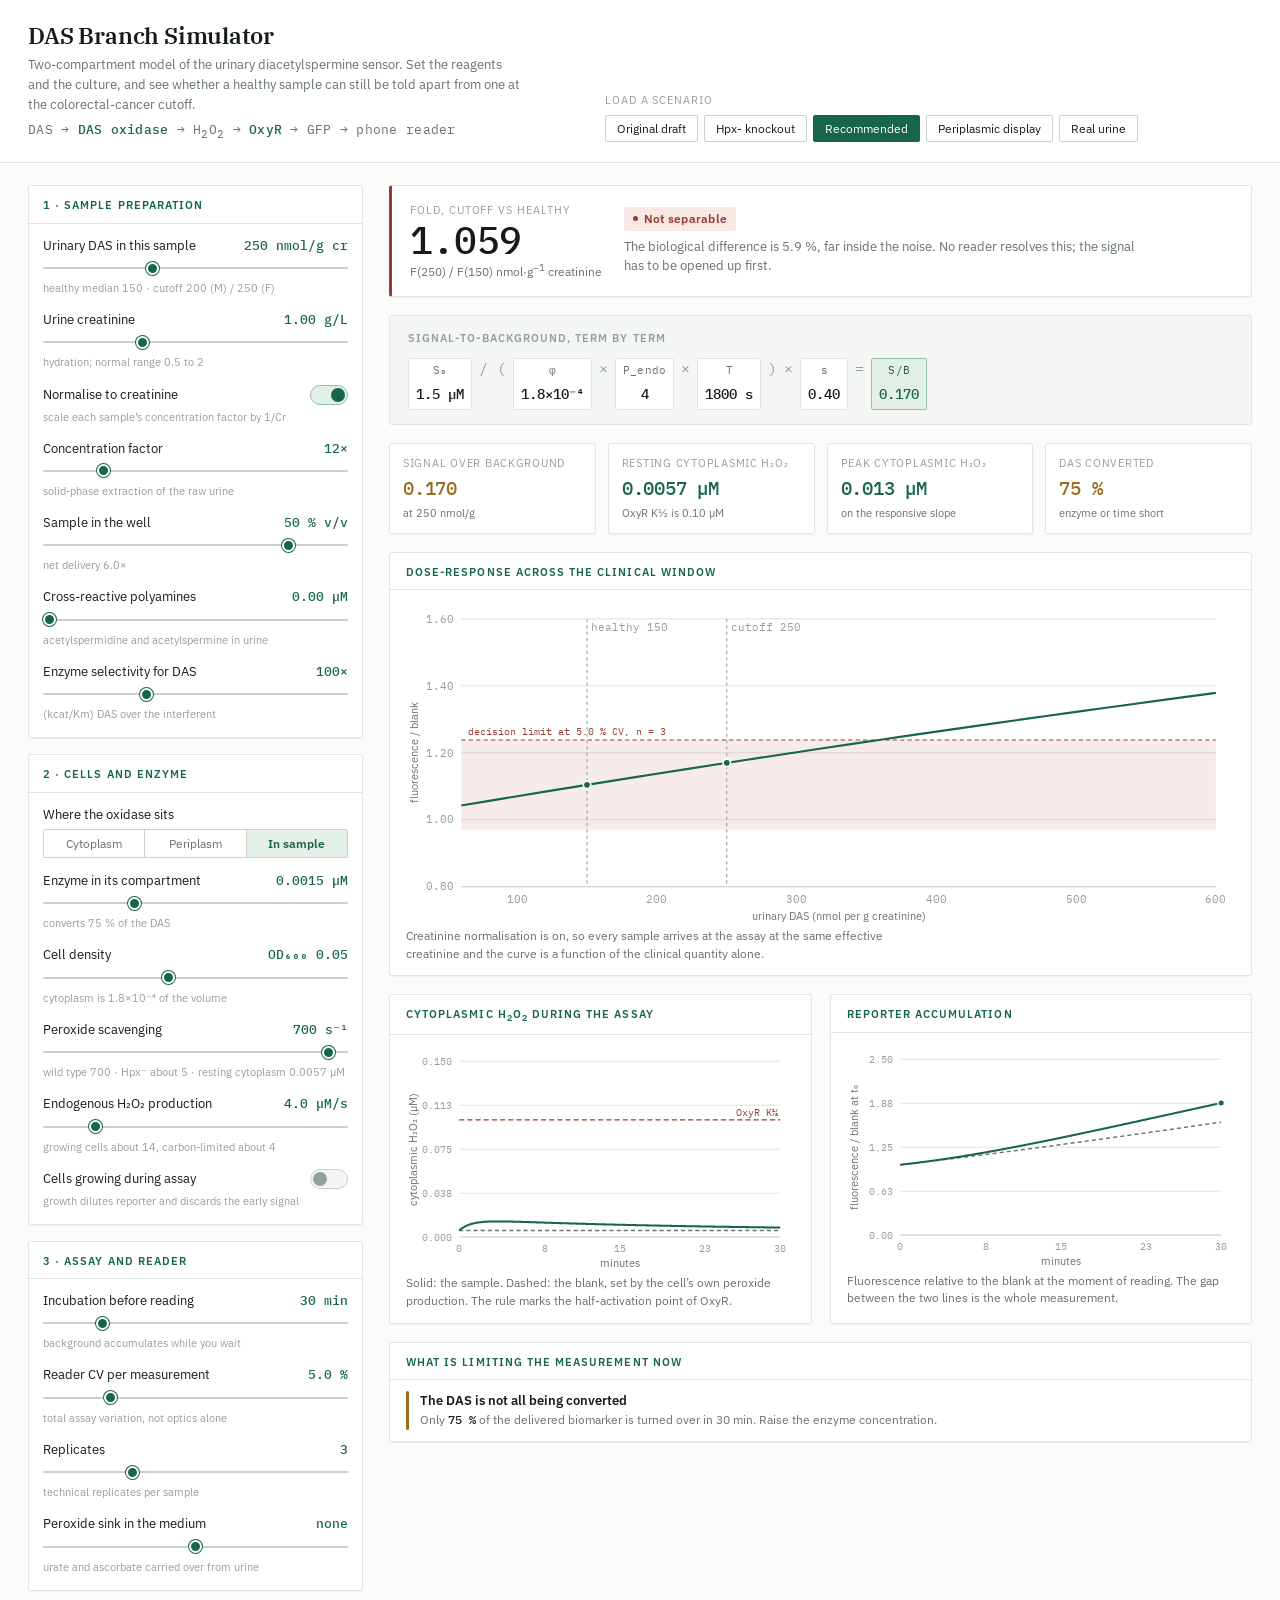
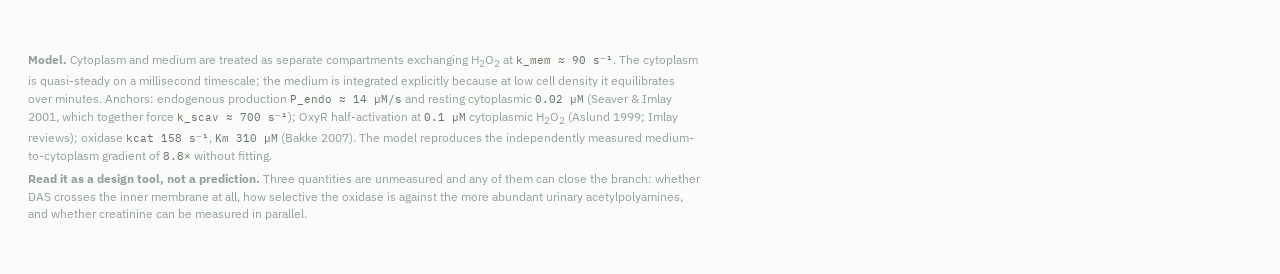
<file: simulator.html>
<!DOCTYPE html>
<html lang="en">
<head>
<meta charset="utf-8">
<meta name="viewport" content="width=device-width, initial-scale=1">
<title>DAS Branch Simulator</title>
<meta name="description" content="Interactive two-compartment model of the DAS to H2O2 to OxyR to GFP biosensor: set the reagents and the culture and see whether a healthy urine sample can still be told apart from one at the colorectal-cancer cutoff.">
<meta name="color-scheme" content="light dark">
<meta property="og:title" content="DAS Branch Simulator">
<meta property="og:description" content="Interactive two-compartment model of the DAS to H2O2 to OxyR to GFP biosensor: set the reagents and the culture and see whether a healthy urine sample can still be told apart from one at the colorectal-cancer cutoff.">
<meta property="og:type" content="website">
<link rel="icon" href="data:image/svg+xml,<svg xmlns='http://www.w3.org/2000/svg' viewBox='0 0 100 100'><text y='.9em' font-size='90'>&#129515;</text></svg>">
<link rel="preconnect" href="https://fonts.googleapis.com">
<link rel="preconnect" href="https://fonts.gstatic.com" crossorigin>
<link rel="stylesheet" href="https://fonts.googleapis.com/css2?family=IBM+Plex+Mono:wght@400;500;600&family=IBM+Plex+Sans:wght@400;500;600&family=IBM+Plex+Serif:wght@500;600&display=swap">
<style>
/* reset the Artifact runtime used to supply */
html{color-scheme:light dark}
body{margin:0}
img{max-width:100%}
[hidden]{display:none!important}
</style>
</head>
<body>
<style>
:root{
  --ground:#FBFBF9; --surface:#FFFFFF; --sunk:#F4F6F3;
  --ink:#151C18; --muted:#67736C; --faint:#93A099;
  --rule:#E0E5E0; --rule-strong:#C8D1CA;
  --accent:#17654A; --accent-soft:#E4EFE8; --accent-line:#8FC0A9; --on-accent:#FFFFFF;
  --warn:#9E6C1E; --warn-soft:#F7EEDD;
  --bad:#9B3A31; --bad-soft:#F8E8E5;
  --shadow:0 1px 2px rgba(21,28,24,.05);
  --sans:"IBM Plex Sans",-apple-system,BlinkMacSystemFont,"Segoe UI",sans-serif;
  --serif:"IBM Plex Serif",Georgia,"Times New Roman",serif;
  --mono:"IBM Plex Mono",ui-monospace,"SFMono-Regular",Consolas,monospace;
}
@media (prefers-color-scheme:dark){
  :root:not([data-theme="light"]){
    --ground:#0E1311; --surface:#151B18; --sunk:#1B2320;
    --ink:#E7ECE8; --muted:#8B978F; --faint:#6B7772;
    --rule:#253028; --rule-strong:#334037;
    --accent:#4CBE89; --accent-soft:#163027; --accent-line:#2F7355; --on-accent:#0E1311;
    --warn:#D2A055; --warn-soft:#2C2317;
    --bad:#D2705F; --bad-soft:#2E1B18;
    --shadow:0 1px 2px rgba(0,0,0,.3);
  }
}
:root[data-theme="dark"]{
  --ground:#0E1311; --surface:#151B18; --sunk:#1B2320;
  --ink:#E7ECE8; --muted:#8B978F; --faint:#6B7772;
  --rule:#253028; --rule-strong:#334037;
  --accent:#4CBE89; --accent-soft:#163027; --accent-line:#2F7355; --on-accent:#0E1311;
  --warn:#D2A055; --warn-soft:#2C2317;
  --bad:#D2705F; --bad-soft:#2E1B18;
  --shadow:0 1px 2px rgba(0,0,0,.3);
}
*{box-sizing:border-box}
body{margin:0;background:var(--ground);color:var(--ink);font-family:var(--sans);font-size:14px;line-height:1.55;-webkit-font-smoothing:antialiased}
h1,h2,h3{margin:0;font-family:var(--serif);font-weight:600;text-wrap:balance;letter-spacing:-.008em}
.num{font-family:var(--mono);font-variant-numeric:tabular-nums}

/* ---------- shell ---------- */
.masthead{border-bottom:1px solid var(--rule);background:var(--surface)}
.masthead-in{max-width:1420px;margin:0 auto;padding:22px 28px 20px;display:flex;flex-wrap:wrap;gap:20px;align-items:flex-end;justify-content:space-between}
.brand h1{font-size:23px;line-height:1.2}
.brand p{margin:5px 0 0;color:var(--muted);max-width:62ch;font-size:13px}
.chain{margin:9px 0 0;font-family:var(--mono);font-size:11.5px;color:var(--faint);letter-spacing:.02em}
.chain b{color:var(--accent);font-weight:500}
.presets{display:flex;flex-wrap:wrap;gap:6px}
.presets .lbl{font-size:10.5px;letter-spacing:.09em;text-transform:uppercase;color:var(--faint);width:100%;margin-bottom:1px}
button.preset{font-family:var(--sans);font-size:12px;padding:5px 11px;border:1px solid var(--rule-strong);background:var(--surface);color:var(--ink);border-radius:2px;cursor:pointer;transition:background .12s,border-color .12s}
button.preset:hover{background:var(--sunk);border-color:var(--accent-line)}
button.preset[aria-pressed="true"]{background:var(--accent);border-color:var(--accent);color:var(--on-accent)}
button.preset:focus-visible{outline:2px solid var(--accent);outline-offset:2px}

.wrap{max-width:1420px;margin:0 auto;padding:22px 28px 60px;display:grid;grid-template-columns:335px minmax(0,1fr);gap:26px;align-items:start}

/* ---------- controls ---------- */
.rail{display:flex;flex-direction:column;gap:16px}
.group{background:var(--surface);border:1px solid var(--rule);border-radius:3px;box-shadow:var(--shadow)}
.group > h2{font-family:var(--sans);font-size:10.5px;font-weight:600;letter-spacing:.1em;text-transform:uppercase;color:var(--accent);padding:11px 14px 9px;border-bottom:1px solid var(--rule)}
.group-body{padding:12px 14px 14px;display:flex;flex-direction:column;gap:13px}
.ctl{display:grid;gap:5px}
.ctl-top{display:flex;align-items:baseline;justify-content:space-between;gap:10px}
.ctl-name{font-size:12.5px;color:var(--ink)}
.ctl-val{font-family:var(--mono);font-variant-numeric:tabular-nums;font-size:12.5px;font-weight:500;color:var(--accent);white-space:nowrap}
.ctl-note{font-size:11px;color:var(--faint);margin-top:-1px}
input[type=range]{-webkit-appearance:none;appearance:none;width:100%;height:16px;background:transparent;cursor:pointer;margin:0}
input[type=range]::-webkit-slider-runnable-track{height:2px;background:var(--rule-strong);border-radius:2px}
input[type=range]::-moz-range-track{height:2px;background:var(--rule-strong);border-radius:2px}
input[type=range]::-webkit-slider-thumb{-webkit-appearance:none;width:13px;height:13px;margin-top:-5.5px;border-radius:50%;background:var(--accent);border:2px solid var(--surface);box-shadow:0 0 0 1px var(--accent)}
input[type=range]::-moz-range-thumb{width:13px;height:13px;border-radius:50%;background:var(--accent);border:2px solid var(--surface);box-shadow:0 0 0 1px var(--accent)}
input[type=range]:focus-visible{outline:2px solid var(--accent);outline-offset:3px;border-radius:2px}
.seg{display:flex;border:1px solid var(--rule-strong);border-radius:2px;overflow:hidden}
.seg button{flex:1;font-family:var(--sans);font-size:11.5px;padding:6px 2px;border:0;border-right:1px solid var(--rule-strong);background:var(--surface);color:var(--muted);cursor:pointer}
.seg button:last-child{border-right:0}
.seg button[aria-pressed="true"]{background:var(--accent-soft);color:var(--accent);font-weight:600}
.seg button:focus-visible{outline:2px solid var(--accent);outline-offset:-2px}
.switch{display:flex;align-items:center;justify-content:space-between;gap:10px}
.switch button{position:relative;width:38px;height:20px;border-radius:10px;border:1px solid var(--rule-strong);background:var(--sunk);cursor:pointer;padding:0;flex:none}
.switch button::after{content:"";position:absolute;top:2px;left:2px;width:14px;height:14px;border-radius:50%;background:var(--faint);transition:transform .14s,background .14s}
.switch button[aria-pressed="true"]{background:var(--accent-soft);border-color:var(--accent-line)}
.switch button[aria-pressed="true"]::after{transform:translateX(18px);background:var(--accent)}
.switch button:focus-visible{outline:2px solid var(--accent);outline-offset:2px}

/* ---------- results ---------- */
.results{display:flex;flex-direction:column;gap:18px;min-width:0}
.verdict{background:var(--surface);border:1px solid var(--rule);border-left:3px solid var(--accent);border-radius:3px;box-shadow:var(--shadow);padding:16px 18px;display:grid;grid-template-columns:auto 1fr;gap:22px;align-items:center}
.verdict.warn{border-left-color:var(--warn)} .verdict.bad{border-left-color:var(--bad)}
.verdict-fold{display:flex;flex-direction:column;gap:1px}
.verdict-fold .k{font-size:10.5px;letter-spacing:.09em;text-transform:uppercase;color:var(--faint)}
.verdict-fold .v{font-family:var(--mono);font-size:38px;font-weight:500;line-height:1.05;letter-spacing:-.02em;font-variant-numeric:tabular-nums}
.verdict-fold .u{font-size:11.5px;color:var(--muted)}
.verdict-say{display:flex;flex-direction:column;gap:6px;min-width:0}
.chip{display:inline-flex;align-items:center;gap:6px;align-self:flex-start;font-size:11.5px;font-weight:600;letter-spacing:.02em;padding:3px 9px;border-radius:2px;background:var(--accent-soft);color:var(--accent)}
.chip.warn{background:var(--warn-soft);color:var(--warn)} .chip.bad{background:var(--bad-soft);color:var(--bad)}
.chip::before{content:"";width:5px;height:5px;border-radius:50%;background:currentColor}
.verdict-say p{margin:0;font-size:12.5px;color:var(--muted);max-width:64ch}

.eq{background:var(--sunk);border:1px solid var(--rule);border-radius:3px;padding:14px 18px}
.eq h3{font-family:var(--sans);font-size:10.5px;font-weight:600;letter-spacing:.1em;text-transform:uppercase;color:var(--faint);margin-bottom:9px}
.eq-line{font-family:var(--mono);font-size:15px;display:flex;flex-wrap:wrap;align-items:baseline;gap:7px;line-height:1.9}
.eq-line .op{color:var(--faint)}
.term{display:inline-flex;flex-direction:column;align-items:center;gap:0;padding:1px 7px;border-radius:2px;background:var(--surface);border:1px solid var(--rule)}
.term .sym{font-size:11px;color:var(--muted);letter-spacing:.02em}
.term .val{font-size:14px;font-weight:500;font-variant-numeric:tabular-nums}
.term.res{background:var(--accent-soft);border-color:var(--accent-line)}
.term.res .val,.term.res .sym{color:var(--accent)}

.tiles{display:grid;grid-template-columns:repeat(4,minmax(0,1fr));gap:12px}
.tile{background:var(--surface);border:1px solid var(--rule);border-radius:3px;padding:11px 13px;box-shadow:var(--shadow);min-width:0}
.tile .k{font-size:10.5px;letter-spacing:.07em;text-transform:uppercase;color:var(--faint);display:block;margin-bottom:3px}
.tile .v{font-family:var(--mono);font-size:19px;font-weight:500;font-variant-numeric:tabular-nums;letter-spacing:-.01em;display:block}
.tile .s{font-size:11px;color:var(--muted);display:block;margin-top:1px}
.tile .v.ok{color:var(--accent)} .tile .v.warn{color:var(--warn)} .tile .v.bad{color:var(--bad)}

.panel{background:var(--surface);border:1px solid var(--rule);border-radius:3px;box-shadow:var(--shadow);overflow:hidden}
.panel > h3{font-family:var(--sans);font-size:10.5px;font-weight:600;letter-spacing:.1em;text-transform:uppercase;color:var(--accent);padding:11px 16px 9px;border-bottom:1px solid var(--rule)}
.panel .cap{padding:0 16px 13px;margin:0;font-size:11.5px;color:var(--muted);max-width:78ch}
.plot{padding:14px 16px 4px}
.plot svg{display:block;width:100%;height:auto;overflow:visible}
.charts2{display:grid;grid-template-columns:repeat(2,minmax(0,1fr));gap:18px}

.diag{list-style:none;margin:0;padding:0}
.diag li{display:grid;grid-template-columns:auto 1fr;gap:11px;align-items:start;padding:11px 16px;border-bottom:1px solid var(--rule)}
.diag li:last-child{border-bottom:0}
.diag .sev{width:3px;align-self:stretch;border-radius:2px;background:var(--accent);min-height:20px}
.diag .sev.warn{background:var(--warn)} .diag .sev.bad{background:var(--bad)} .diag .sev.ok{background:var(--accent-line)}
.diag .t{font-size:12.5px;font-weight:600}
.diag .d{font-size:12px;color:var(--muted);margin-top:1px;max-width:80ch}
.diag .d b{font-family:var(--mono);font-weight:500;font-size:11.5px;color:var(--ink)}

footer{max-width:1420px;margin:0 auto;padding:0 28px 46px;color:var(--faint);font-size:11.5px;max-width:1420px}
footer p{margin:0 0 5px;max-width:96ch}
footer code{font-family:var(--mono);font-size:11px;color:var(--muted)}

@media (max-width:1080px){
  .wrap{grid-template-columns:1fr;padding:18px 18px 46px}
  .tiles{grid-template-columns:repeat(2,minmax(0,1fr))}
  .charts2{grid-template-columns:1fr}
  .masthead-in{padding:18px 18px 16px}
  footer{padding:0 18px 40px}
  .verdict{grid-template-columns:1fr;gap:12px}
}
@media (prefers-reduced-motion:reduce){*{transition:none!important;animation:none!important}}
</style>

<header class="masthead">
  <div class="masthead-in">
    <div class="brand">
      <h1>DAS Branch Simulator</h1>
      <p>Two-compartment model of the urinary diacetylspermine sensor. Set the reagents and the culture, and see whether a healthy sample can still be told apart from one at the colorectal-cancer cutoff.</p>
      <p class="chain">DAS &rarr; <b>DAS oxidase</b> &rarr; H<sub>2</sub>O<sub>2</sub> &rarr; <b>OxyR</b> &rarr; GFP &rarr; phone reader</p>
    </div>
    <div class="presets" id="presets">
      <span class="lbl">Load a scenario</span>
    </div>
  </div>
</header>

<div class="wrap">
  <!-- ================= CONTROLS ================= -->
  <div class="rail" id="rail">
    <section class="group">
      <h2>1 &middot; Sample preparation</h2>
      <div class="group-body" id="g-sample"></div>
    </section>
    <section class="group">
      <h2>2 &middot; Cells and enzyme</h2>
      <div class="group-body" id="g-cells"></div>
    </section>
    <section class="group">
      <h2>3 &middot; Assay and reader</h2>
      <div class="group-body" id="g-assay"></div>
    </section>
  </div>

  <!-- ================= RESULTS ================= -->
  <div class="results">
    <div class="verdict" id="verdict">
      <div class="verdict-fold">
        <span class="k">Fold, cutoff vs healthy</span>
        <span class="v" id="v-fold">1.00</span>
        <span class="u" id="v-foldsub"></span>
      </div>
      <div class="verdict-say">
        <span class="chip" id="v-chip">-</span>
        <p id="v-text"></p>
      </div>
    </div>

    <div class="eq">
      <h3>Signal-to-background, term by term</h3>
      <div class="eq-line" id="eqline"></div>
    </div>

    <div class="tiles" id="tiles"></div>

    <section class="panel">
      <h3>Dose-response across the clinical window</h3>
      <div class="plot" id="plot-dose"></div>
      <p class="cap" id="cap-dose"></p>
    </section>

    <div class="charts2">
      <section class="panel">
        <h3>Cytoplasmic H<sub>2</sub>O<sub>2</sub> during the assay</h3>
        <div class="plot" id="plot-h2o2"></div>
        <p class="cap">Solid: the sample. Dashed: the blank, set by the cell&rsquo;s own peroxide production. The rule marks the half-activation point of OxyR.</p>
      </section>
      <section class="panel">
        <h3>Reporter accumulation</h3>
        <div class="plot" id="plot-gfp"></div>
        <p class="cap">Fluorescence relative to the blank at the moment of reading. The gap between the two lines is the whole measurement.</p>
      </section>
    </div>

    <section class="panel">
      <h3>What is limiting the measurement now</h3>
      <ul class="diag" id="diag"></ul>
    </section>
  </div>
</div>

<footer>
  <p><b>Model.</b> Cytoplasm and medium are treated as separate compartments exchanging H<sub>2</sub>O<sub>2</sub> at <code id="a-kmem"></code>. The cytoplasm is quasi-steady on a millisecond timescale; the medium is integrated explicitly because at low cell density it equilibrates over minutes. Anchors: endogenous production <code id="a-pendo"></code> and resting cytoplasmic <code id="a-rest"></code> (Seaver &amp; Imlay 2001, which together force <code id="a-kscav"></code>); OxyR half-activation at <code id="a-koxyr"></code> cytoplasmic H<sub>2</sub>O<sub>2</sub> (Aslund 1999; Imlay reviews); oxidase <code id="a-kcat"></code>, <code id="a-km"></code> (Bakke 2007). The model reproduces the independently measured medium-to-cytoplasm gradient of <code id="a-grad"></code> without fitting.</p>
  <p><b>Read it as a design tool, not a prediction.</b> Three quantities are unmeasured and any of them can close the branch: whether DAS crosses the inner membrane at all, how selective the oxidase is against the more abundant urinary acetylpolyamines, and whether creatinine can be measured in parallel.</p>
</footer>

<script id="model-config" type="application/json">
{
  "P0": {
    "E": 0.0015,
    "K_oxyr": 0.1,
    "Km": 310.0,
    "OD": 0.05,
    "P_endo": 4.0,
    "T_read": 1800.0,
    "V_das": 250.0,
    "alpha": 1.0,
    "beta": 0.005,
    "conc_factor": 12.0,
    "cr_norm": false,
    "creatinine": 1.0,
    "cv": 0.05,
    "growing": false,
    "interferent": 0.0,
    "k_chem": 0.0,
    "k_mat": 0.0008494450742156192,
    "k_mem": 90.0,
    "k_scav": 700.0,
    "kcat": 158.0,
    "leak": 2e-05,
    "mode": "free",
    "mu_pre": 0.00028881132523331054,
    "n_hill": 1.0,
    "n_rep": 3.0,
    "peri_frac": 0.16,
    "phi_per_OD": 0.0036,
    "sample_frac": 0.5,
    "selectivity": 100.0
  },
  "_generated_from": "data/platform.csv, data/scenarios.csv (web_default), data/sensors.csv, data/web_presets.csv",
  "activePreset": 2,
  "anchors": {
    "K_oxyr": 0.1,
    "Km": 310.0,
    "P_endo": 14.0,
    "gradient": 8.777777777777779,
    "k_mem": 90.0,
    "k_scav": 700.0,
    "kcat": 158.0,
    "resting_h2o2": 0.02
  },
  "labels": {
    "cr_high": 2.0,
    "cr_low": 0.5,
    "cutoff_note": "cutoff 200 (M) / 250 (F)",
    "enzyme": "DhaPAO",
    "enzyme_source": "10.1016/j.bbapap.2007.08.010",
    "v_cutoff": 250.0,
    "v_healthy": 150.0
  },
  "presets": [
    {
      "n": "Original draft",
      "note": "The design as first written: conventional cell density and a growing culture.",
      "p": {
        "E": 0.01,
        "OD": 1.0,
        "P_endo": 14.0,
        "T_read": 3600.0,
        "alpha": 1.0,
        "conc_factor": 15.0,
        "cr_norm": false,
        "growing": true,
        "interferent": 0.0,
        "k_chem": 0.0,
        "k_scav": 700.0,
        "mode": "free",
        "sample_frac": 0.1
      }
    },
    {
      "n": "Hpx- knockout",
      "note": "Catalase/peroxidase triple knockout. Raises resting cytoplasmic H2O2 above the OxyR half-activation point, so the reporter starts switched on and the fold gets worse.",
      "p": {
        "E": 0.01,
        "OD": 1.0,
        "P_endo": 14.0,
        "T_read": 3600.0,
        "alpha": 1.0,
        "conc_factor": 15.0,
        "cr_norm": false,
        "growing": true,
        "interferent": 0.0,
        "k_chem": 0.0,
        "k_scav": 5.0,
        "mode": "free",
        "sample_frac": 0.1
      }
    },
    {
      "n": "Recommended",
      "note": "Low cell density, non-growing cells, a 30-minute read, creatinine normalised.",
      "p": {
        "E": 0.0015,
        "OD": 0.05,
        "P_endo": 4.0,
        "T_read": 1800.0,
        "alpha": 1.0,
        "conc_factor": 12.0,
        "cr_norm": true,
        "growing": false,
        "interferent": 0.0,
        "k_chem": 0.0,
        "k_scav": 700.0,
        "mode": "free",
        "sample_frac": 0.5
      }
    },
    {
      "n": "Periplasmic display",
      "note": "Enzyme displayed in the periplasm; the effective loading per litre of assay is capped by periplasmic volume.",
      "p": {
        "E": 100.0,
        "OD": 0.05,
        "P_endo": 4.0,
        "T_read": 1800.0,
        "alpha": 1.0,
        "conc_factor": 12.0,
        "cr_norm": true,
        "growing": false,
        "interferent": 0.0,
        "k_chem": 0.0,
        "k_scav": 700.0,
        "mode": "peri",
        "sample_frac": 0.5
      }
    },
    {
      "n": "Real urine",
      "note": "Adds 2 uM of cross-reactive polyamines and a matrix peroxide sink. The selectivity of 100 is an assumption: none has been measured for this enzyme.",
      "p": {
        "E": 0.0015,
        "OD": 0.05,
        "P_endo": 4.0,
        "T_read": 1800.0,
        "alpha": 1.0,
        "conc_factor": 12.0,
        "cr_norm": false,
        "growing": false,
        "interferent": 2.0,
        "k_chem": 0.005,
        "k_scav": 700.0,
        "mode": "free",
        "sample_frac": 0.5,
        "selectivity": 100.0
      }
    }
  ]
}
</script>

<script>
"use strict";
const LN2 = Math.log(2);

/* ============================ model ============================ */
/* Every constant below comes from the data files, injected at build time by
   build_site.py. Do not write a number here: edit data/platform.csv,
   data/scenarios.csv (web_default), data/sensors.csv or data/web_presets.csv
   and rebuild. tests/test_site.py enforces this. */
const CFG = JSON.parse(document.getElementById("model-config").textContent);
const P0  = CFG.P0;
const V_HEALTHY = CFG.labels.v_healthy, V_CUTOFF = CFG.labels.v_cutoff;

/* The prose anchors above the controls. Same source as the model, so the text
   cannot drift away from what the page computes - which is how it ended up
   telling readers Km was 83 uM while the model had moved to 310. */
function fillAnchors(){
  const a = CFG.anchors, set = (id, html) => {
    const el = document.getElementById(id); if (el) el.innerHTML = html;
  };
  set("a-kmem",  "k_mem &asymp; " + a.k_mem + " s&#8315;&#185;");
  set("a-pendo", "P_endo &asymp; " + a.P_endo + " &micro;M/s");
  set("a-rest",  (+a.resting_h2o2.toFixed(4)) + " &micro;M");
  set("a-kscav", "k_scav &asymp; " + a.k_scav + " s&#8315;&#185;");
  set("a-koxyr", a.K_oxyr + " &micro;M");
  set("a-kcat",  "kcat " + a.kcat + " s&#8315;&#185;");
  set("a-km",    "Km " + a.Km + " &micro;M");
  set("a-grad",  a.gradient.toFixed(1) + "&times;");
}
const CR_LOW = CFG.labels.cr_low, CR_HIGH = CFG.labels.cr_high;
const phi   = p => p.phi_per_OD * p.OD;
const netF  = p => p.conc_factor * p.sample_frac * (p.cr_norm ? 1/p.creatinine : 1);
const dasIn = p => p.V_das * p.creatinine / 1000 * netF(p);
const intIn = p => p.interferent * netF(p);
const muA   = p => p.growing ? LN2/2400 : 0;

function sim(p, withDas, N){
  N = N || 600;
  const kmem=p.k_mem, ksc=p.k_scav, f=phi(p), P=p.P_endo, T=p.T_read;
  const ktot = kmem + ksc;
  const b = f*kmem*ksc/ktot + p.k_chem;
  const Kn = Math.pow(p.K_oxyr, p.n_hill);
  const fox = x => { const xn = Math.pow(x, p.n_hill); return xn/(Kn + xn); };
  const xf  = (y, vc) => (P + vc + kmem*y)/ktot;

  let y  = (f*kmem*P/ktot)/b;
  const x0 = xf(y, 0);
  const mu = muA(p), kmat = p.k_mat;
  let m = (p.beta*fox(x0) + p.leak)/(kmat + p.mu_pre);
  let g = kmat*m/p.mu_pre;
  const g0 = g;
  let S = withDas ? dasIn(p) : 0, I = withDas ? intIn(p) : 0;
  const S0 = S;

  let Ecap, sc;
  if (p.mode === "cyto")      { Ecap = f*p.kcat*p.E*p.alpha; sc = p.alpha; }
  else if (p.mode === "peri") { Ecap = p.kcat*p.E*p.peri_frac*f; sc = 1; }
  else                        { Ecap = p.kcat*p.E; sc = 1; }

  const dt = T/N, kt = kmat + mu, e = Math.exp(-kt*dt);
  const eg = mu > 1e-9 ? Math.exp(-mu*dt) : 1;
  let xpk = x0, xlast = x0;
  const tr = [{t:0, x:x0, g:g}];
  for (let i = 0; i < N; i++){
    const kS0 = Ecap/(p.Km + sc*(S + I));
    const nsub = Math.max(1, Math.ceil(kS0*dt/0.05), Math.ceil(b*dt/0.25));
    const h = dt/nsub;
    let facc = 0;
    for (let j = 0; j < nsub; j++){
      const kS = Ecap/(p.Km + sc*(S + I)), kI = kS/p.selectivity;
      const Sn = S*Math.exp(-kS*h), In = I*Math.exp(-kI*h);
      const prod = ((S - Sn) + (I - In))/h;
      S = Sn; I = In;
      const vc = p.mode === "cyto" ? prod/f : 0;
      const vm = p.mode === "cyto" ? 0 : prod;
      const a  = vm + f*kmem*(P + vc)/ktot;
      const yss = a/b;
      y = yss + (y - yss)*Math.exp(-b*h);
      const x = xf(y, vc);
      if (x > xpk) xpk = x;
      xlast = x;
      facc += fox(x)*h;
    }
    const fbar = facc/dt;
    const m2 = m*e + (p.beta*fbar + p.leak)/kt*(1 - e);
    if (mu > 1e-9) g = g*eg + (kmat*0.5*(m + m2)/mu)*(1 - eg);
    else           g = g + kmat*0.5*(m + m2)*dt;
    m = m2;
    tr.push({t:(i+1)*dt, x:xlast, g:g});
  }
  return {g:g, g0:g0, xpk:xpk, xrest:x0, S:S, S0:S0,
          conv:S0 > 0 ? 1 - S/S0 : 1, tr:tr};
}

const CACHE = new Map();
function run(p, withDas, N){
  const key = JSON.stringify(p) + "|" + withDas + "|" + (N||600);
  if (CACHE.has(key)) return CACHE.get(key);
  if (CACHE.size > 400) CACHE.clear();
  const r = sim(p, withDas, N);
  CACHE.set(key, r);
  return r;
}
const fluor = (p, N) => run(p, true, N).g / run(p, false, N).g;

/* ============================ controls ============================ */
const S = Object.assign({}, P0);
const lg  = (v, a, b) => (Math.log(v) - Math.log(a))/(Math.log(b) - Math.log(a));
const unlg= (t, a, b) => Math.exp(Math.log(a) + t*(Math.log(b) - Math.log(a)));
const fmt = (v, d) => v.toLocaleString("en-US", {minimumFractionDigits:d, maximumFractionDigits:d});
function sig(v, n){
  n = n || 3;
  if (v === 0) return "0";
  const a = Math.abs(v);
  if (a >= 1e5 || a < 1e-3){
    const ex = Math.floor(Math.log10(a));
    return (v/Math.pow(10, ex)).toFixed(1) + "×10" + sup(ex);
  }
  const dp = Math.min(6, Math.max(0, n - 1 - Math.floor(Math.log10(a))));
  return v.toFixed(dp).replace(/(\.\d*?)0+$/, "$1").replace(/\.$/, "");
}
function sup(n){
  const map = {"-":"⁻","0":"⁰","1":"¹","2":"²","3":"³","4":"⁴","5":"⁵","6":"⁶","7":"⁷","8":"⁸","9":"⁹"};
  return String(n).split("").map(c => map[c] || c).join("");
}

const CTRLS = [
 {g:"g-sample", key:"V_das", name:"Urinary DAS in this sample", min:60, max:600, step:5,
  disp:v => fmt(v,0) + " nmol/g cr", note:"healthy median " + CFG.labels.v_healthy + " &middot; " + CFG.labels.cutoff_note},
 {g:"g-sample", key:"creatinine", name:"Urine creatinine", min:0.3, max:2.5, step:0.05,
  disp:v => fmt(v,2) + " g/L", note:"hydration; normal range " + CR_LOW + " to " + CR_HIGH},
 {g:"g-sample", key:"cr_norm", type:"switch", name:"Normalise to creatinine",
  note:"scale each sample&rsquo;s concentration factor by 1/Cr"},
 {g:"g-sample", key:"conc_factor", name:"Concentration factor", min:1, max:60, step:1,
  disp:v => fmt(v,0) + "×", note:"solid-phase extraction of the raw urine"},
 {g:"g-sample", key:"sample_frac", name:"Sample in the well", min:0.05, max:0.6, step:0.01,
  disp:v => fmt(v*100,0) + " % v/v", note:v => "net delivery " + fmt(netF(S),1) + "×"},
 {g:"g-sample", key:"interferent", name:"Cross-reactive polyamines", min:0, max:6, step:0.25,
  disp:v => fmt(v,2) + " µM", note:"acetylspermidine and acetylspermine in urine"},
 {g:"g-sample", key:"selectivity", name:"Enzyme selectivity for DAS", min:0, max:1, step:0.001, log:[10,10000],
  disp:v => sig(v,2) + "×", note:"(kcat/Km) DAS over the interferent"},

 {g:"g-cells", key:"mode", type:"seg", name:"Where the oxidase sits",
  opts:[["cyto","Cytoplasm"],["peri","Periplasm"],["free","In sample"]]},
 {g:"g-cells", key:"E", name:"Enzyme in its compartment", min:0, max:1, step:0.001, log:[1e-5,300],
  disp:v => sig(v,2) + " µM", note:v => "converts " + fmt(100*run(S,true).conv,0) + " % of the DAS"},
 {g:"g-cells", key:"alpha", name:"DAS uptake into cytoplasm", min:0, max:1, step:0.001, log:[0.001,10],
  disp:v => sig(v,2) + "×", note:"inside/outside ratio; acetylated polyamines transport poorly",
  only:() => S.mode === "cyto"},
 {g:"g-cells", key:"OD", name:"Cell density", min:0, max:1, step:0.001, log:[0.003,3],
  disp:v => "OD₆₀₀ " + sig(v,2), note:v => "cytoplasm is " + sig(phi(S),2) + " of the volume"},
 {g:"g-cells", key:"k_scav", name:"Peroxide scavenging", min:0, max:1, step:0.001, log:[3,900],
  disp:v => sig(v,3) + " s⁻¹", note:v => "wild type 700 &middot; Hpx&#8315; about 5 &middot; resting cytoplasm " + sig(S.P_endo/v,2) + " µM"},
 {g:"g-cells", key:"P_endo", name:"Endogenous H₂O₂ production", min:1, max:20, step:0.5,
  disp:v => fmt(v,1) + " µM/s", note:"growing cells about 14, carbon-limited about 4"},
 {g:"g-cells", key:"growing", type:"switch", name:"Cells growing during assay",
  note:"growth dilutes reporter and discards the early signal"},

 {g:"g-assay", key:"T_read", name:"Incubation before reading", min:600, max:7200, step:60,
  disp:v => fmt(v/60,0) + " min", note:"background accumulates while you wait"},
 {g:"g-assay", key:"cv", name:"Reader CV per measurement", min:0.01, max:0.20, step:0.005,
  disp:v => fmt(v*100,1) + " %", note:"total assay variation, not optics alone"},
 {g:"g-assay", key:"n_rep", name:"Replicates", min:1, max:8, step:1,
  disp:v => fmt(v,0), note:"technical replicates per sample"},
 {g:"g-assay", key:"k_chem", name:"Peroxide sink in the medium", min:0, max:1, step:0.001, log:[1e-5,0.3],
  disp:v => v < 2e-5 ? "none" : sig(v,2) + " s⁻¹", note:"urate and ascorbate carried over from urine"}
];

function build(){
  CTRLS.forEach(c => {
    const host = document.getElementById(c.g);
    const el = document.createElement("div");
    el.className = "ctl"; el.dataset.key = c.key;
    if (c.type === "switch"){
      el.innerHTML = '<div class="switch"><span class="ctl-name">' + c.name +
        '</span><button type="button" role="switch" aria-checked="false" aria-pressed="false" aria-label="' + c.name + '"></button></div>' +
        (c.note ? '<div class="ctl-note">' + c.note + '</div>' : '');
      const btn = el.querySelector("button");
      btn.addEventListener("click", () => { S[c.key] = !S[c.key]; clearPreset(); render(); });
      c._el = btn;
    } else if (c.type === "seg"){
      el.innerHTML = '<div class="ctl-top"><span class="ctl-name">' + c.name + '</span></div>' +
        '<div class="seg">' + c.opts.map(o => '<button type="button" aria-pressed="false" data-v="' + o[0] + '">' + o[1] + '</button>').join("") + '</div>';
      el.querySelectorAll(".seg button").forEach(b =>
        b.addEventListener("click", () => { S[c.key] = b.dataset.v; clearPreset(); render(); }));
      c._el = el;
    } else {
      el.innerHTML = '<div class="ctl-top"><span class="ctl-name">' + c.name +
        '</span><span class="ctl-val"></span></div><input type="range" min="' + c.min + '" max="' + c.max +
        '" step="' + c.step + '" aria-label="' + c.name + '">' +
        '<div class="ctl-note"></div>';
      const inp = el.querySelector("input");
      inp.addEventListener("input", () => {
        S[c.key] = c.log ? unlg(+inp.value, c.log[0], c.log[1]) : +inp.value;
        clearPreset(); render();
      });
      c._el = inp; c._val = el.querySelector(".ctl-val"); c._note = el.querySelector(".ctl-note");
    }
    c._row = el;
    host.appendChild(el);
  });
}

function syncControls(){
  CTRLS.forEach(c => {
    if (c.only) c._row.hidden = !c.only();
    if (c.type === "switch"){
      c._el.setAttribute("aria-checked", S[c.key] ? "true" : "false");
      c._el.setAttribute("aria-pressed", S[c.key] ? "true" : "false");
    } else if (c.type === "seg"){
      c._el.querySelectorAll(".seg button").forEach(b =>
        b.setAttribute("aria-pressed", b.dataset.v === S[c.key] ? "true" : "false"));
    } else {
      const v = S[c.key];
      c._el.value = c.log ? lg(v, c.log[0], c.log[1]) : v;
      c._val.textContent = c.disp(v);
      if (c.note) c._note.innerHTML = typeof c.note === "function" ? c.note(v) : c.note;
    }
  });
}

/* ============================ presets ============================ */
const PRESETS = CFG.presets;
let activePreset = CFG.activePreset;
function clearPreset(){ activePreset = -1; }
function buildPresets(){
  const host = document.getElementById("presets");
  PRESETS.forEach((pr, i) => {
    const b = document.createElement("button");
    b.className = "preset"; b.type = "button"; b.textContent = pr.n;
    b.addEventListener("click", () => {
      Object.assign(S, P0, pr.p);
      activePreset = i; render();
    });
    pr._el = b; host.appendChild(b);
  });
}

/* ============================ charts ============================ */
const NS = "http://www.w3.org/2000/svg";
function svg(w, h){ const s = document.createElementNS(NS, "svg"); s.setAttribute("viewBox", "0 0 " + w + " " + h); return s; }
function add(par, tag, at, txt){
  const e = document.createElementNS(NS, tag);
  for (const k in at) e.setAttribute(k, at[k]);
  if (txt != null) e.textContent = txt;
  par.appendChild(e); return e;
}
const CS = () => getComputedStyle(document.documentElement);
function tok(n){ return CS().getPropertyValue(n).trim(); }

function frame(host, W, H, M, xd, yd, xlab, ylab, xticks, yticks, fmtX, fmtY){
  host.innerHTML = "";
  const s = svg(W, H); host.appendChild(s);
  const rule = tok("--rule"), faint = tok("--faint"), muted = tok("--muted");
  const px = v => M.l + (v - xd[0])/(xd[1] - xd[0])*(W - M.l - M.r);
  const py = v => H - M.b - (v - yd[0])/(yd[1] - yd[0])*(H - M.t - M.b);
  yticks.forEach(v => {
    add(s, "line", {x1:M.l, x2:W - M.r, y1:py(v), y2:py(v), stroke:rule, "stroke-width":1});
    add(s, "text", {x:M.l - 7, y:py(v) + 3.5, "text-anchor":"end", fill:faint,
      "font-size":10, "font-family":"IBM Plex Mono, monospace"}, fmtY(v));
  });
  xticks.forEach(v => {
    add(s, "text", {x:px(v), y:H - M.b + 15, "text-anchor":"middle", fill:faint,
      "font-size":10, "font-family":"IBM Plex Mono, monospace"}, fmtX(v));
  });
  add(s, "line", {x1:M.l, x2:W - M.r, y1:H - M.b, y2:H - M.b, stroke:tok("--rule-strong"), "stroke-width":1});
  add(s, "text", {x:M.l + (W - M.l - M.r)/2, y:H - 3, "text-anchor":"middle", fill:muted,
    "font-size":10.5, "font-family":"IBM Plex Sans, sans-serif"}, xlab);
  add(s, "text", {x:11, y:M.t + (H - M.t - M.b)/2, "text-anchor":"middle", fill:muted,
    "font-size":10.5, "font-family":"IBM Plex Sans, sans-serif",
    transform:"rotate(-90 11 " + (M.t + (H - M.t - M.b)/2) + ")"}, ylab);
  return {s:s, px:px, py:py};
}
const path = pts => pts.map((p, i) => (i ? "L" : "M") + p[0].toFixed(2) + " " + p[1].toFixed(2)).join(" ");
function niceStep(raw){
  if (!(raw > 0)) return 1;
  const ex = Math.pow(10, Math.floor(Math.log10(raw)));
  return [1, 2, 2.5, 5, 10].find(k => k*ex >= raw*0.999)*ex;
}
function nice(max){
  if (max <= 0) return [0, 1, [0, 0.5, 1]];
  const ex = Math.pow(10, Math.floor(Math.log10(max)));
  const m = [1, 1.5, 2, 2.5, 3, 4, 5, 6, 8, 10].find(k => k*ex >= max) * ex;
  const t = []; for (let i = 0; i <= 4; i++) t.push(m*i/4);
  return [0, m, t];
}

function drawDose(){
  const host = document.getElementById("plot-dose");
  const W = 780, H = 300, M = {l:52, r:18, t:14, b:34};
  const xs = []; for (let v = 60; v <= 600; v += 20) xs.push(v);
  const base = Object.assign({}, S);
  const mid = xs.map(v => [v, fluor(Object.assign({}, base, {V_das:v}), 260)]);
  let band = null;
  if (!S.cr_norm){
    const lo = xs.map(v => [v, fluor(Object.assign({}, base, {V_das:v, creatinine:CR_LOW}), 260)]);
    const hi = xs.map(v => [v, fluor(Object.assign({}, base, {V_das:v, creatinine:CR_HIGH}), 260)]);
    band = {lo:lo, hi:hi};
  }
  let vals = mid.map(d => d[1]);
  if (band) vals = vals.concat(band.hi.map(d => d[1]), band.lo.map(d => d[1]));
  const fH = fluor(Object.assign({}, base, {V_das:V_HEALTHY}), 260);
  const halfBand = fH*(Math.exp(2.8*S.cv*Math.sqrt(2/S.n_rep)) - 1);
  vals = vals.concat([fH + halfBand, fH - halfBand]);
  let lo = Math.min.apply(null, vals), hi = Math.max.apply(null, vals);
  const pad = Math.max((hi - lo)*0.16, hi*0.01);
  lo = Math.max(0, lo - pad); hi = hi + pad;
  const step = niceStep((hi - lo)/4);
  lo = Math.floor(lo/step)*step; hi = Math.ceil(hi/step)*step;
  const ticks = []; for (let v = lo; v <= hi + step*0.01; v += step) ticks.push(+v.toFixed(6));
  const dpY = step >= 1 ? 1 : (step >= 0.1 ? 2 : 3);
  const g = frame(host, W, H, M, [60, 600], [lo, hi], "urinary DAS (nmol per g creatinine)",
    "fluorescence / blank", [100, 200, 300, 400, 500, 600], ticks,
    v => String(v), v => v.toFixed(dpY));
  const acc = tok("--accent"), warn = tok("--warn"), faint = tok("--faint"), bad = tok("--bad");

  // the band a reading at the healthy median cannot be told apart from
  add(g.s, "rect", {x:M.l, y:g.py(fH + halfBand), width:W - M.l - M.r,
    height:Math.max(1, g.py(fH - halfBand) - g.py(fH + halfBand)),
    fill:bad, "fill-opacity":0.10});
  add(g.s, "line", {x1:M.l, x2:W - M.r, y1:g.py(fH + halfBand), y2:g.py(fH + halfBand),
    stroke:bad, "stroke-width":1, "stroke-dasharray":"4 3"});
  add(g.s, "text", {x:M.l + 6, y:g.py(fH + halfBand) - 5, fill:bad, "font-size":9.5,
    "font-family":"IBM Plex Mono, monospace"}, "decision limit at " + (100*S.cv).toFixed(1) + " % CV, n = " + S.n_rep);

  if (band){
    const poly = band.hi.map(d => [g.px(d[0]), g.py(d[1])])
      .concat(band.lo.slice().reverse().map(d => [g.px(d[0]), g.py(d[1])]));
    add(g.s, "path", {d:path(poly) + " Z", fill:warn, "fill-opacity":0.13, stroke:"none"});
  }
  [[150, "healthy 150"], [250, "cutoff 250"]].forEach(m => {
    add(g.s, "line", {x1:g.px(m[0]), x2:g.px(m[0]), y1:M.t, y2:H - M.b, stroke:faint,
      "stroke-width":1, "stroke-dasharray":"3 3"});
    add(g.s, "text", {x:g.px(m[0]) + 4, y:M.t + 11, fill:faint, "font-size":10,
      "font-family":"IBM Plex Mono, monospace"}, m[1]);
  });
  add(g.s, "path", {d:path(mid.map(d => [g.px(d[0]), g.py(d[1])])), fill:"none",
    stroke:acc, "stroke-width":2, "stroke-linejoin":"round"});
  [150, 250].forEach(v => {
    const y = fluor(Object.assign({}, base, {V_das:v}), 260);
    add(g.s, "circle", {cx:g.px(v), cy:g.py(y), r:3.5, fill:acc, stroke:tok("--surface"), "stroke-width":1.5});
  });
  const cap = document.getElementById("cap-dose");
  cap.innerHTML = band
    ? "The shaded band is the same curve at creatinine 0.5 and 2.0 g/L. Where it is wider than the gap between the two markers, hydration alone can move a healthy sample above a cancer-positive one. Turn on creatinine normalisation to collapse it."
    : "Creatinine normalisation is on, so every sample arrives at the assay at the same effective creatinine and the curve is a function of the clinical quantity alone.";
}

function drawTime(){
  const p = S;
  const a = run(p, true), b = run(p, false);
  const acc = tok("--accent"), muted = tok("--muted"), bad = tok("--bad"), faint = tok("--faint");
  const Tm = p.T_read/60;
  const xt = [0, Tm*0.25, Tm*0.5, Tm*0.75, Tm].map(v => Math.round(v));

  // --- H2O2 ---
  let hx = document.getElementById("plot-h2o2");
  const ymaxH = Math.max(a.xpk, b.xrest, p.K_oxyr*1.25);
  const nzH = nice(ymaxH*1.08);
  let W = 380, H = 216, M = {l:52, r:14, t:12, b:32};
  let g = frame(hx, W, H, M, [0, Tm], [0, nzH[1]], "minutes", "cytoplasmic H₂O₂ (µM)",
    xt, nzH[2], v => String(v), v => v < 1 ? v.toFixed(3) : v.toFixed(2));
  add(g.s, "line", {x1:M.l, x2:W - M.r, y1:g.py(p.K_oxyr), y2:g.py(p.K_oxyr),
    stroke:bad, "stroke-width":1, "stroke-dasharray":"5 3"});
  if (g.py(p.K_oxyr) > M.t + 10)
    add(g.s, "text", {x:W - M.r - 2, y:g.py(p.K_oxyr) - 4, "text-anchor":"end", fill:bad,
      "font-size":9.5, "font-family":"IBM Plex Mono, monospace"}, "OxyR K½");
  add(g.s, "path", {d:path(b.tr.map(d => [g.px(d.t/60), g.py(d.x)])), fill:"none",
    stroke:muted, "stroke-width":1.4, "stroke-dasharray":"4 3"});
  add(g.s, "path", {d:path(a.tr.map(d => [g.px(d.t/60), g.py(d.x)])), fill:"none",
    stroke:acc, "stroke-width":2, "stroke-linejoin":"round"});

  // --- GFP ---
  hx = document.getElementById("plot-gfp");
  const gs = a.tr.map(d => d.g/b.g0), gb = b.tr.map(d => d.g/b.g0);
  const nzG = nice(Math.max(gs[gs.length-1], gb[gb.length-1])*1.08);
  g = frame(hx, W, H, M, [0, Tm], [Math.min(1, nzG[2][0]), nzG[1]], "minutes", "fluorescence / blank at t₀",
    xt, nzG[2], v => String(v), v => v.toFixed(2));
  add(g.s, "path", {d:path(gb.map((v, i) => [g.px(b.tr[i].t/60), g.py(v)])), fill:"none",
    stroke:muted, "stroke-width":1.4, "stroke-dasharray":"4 3"});
  add(g.s, "path", {d:path(gs.map((v, i) => [g.px(a.tr[i].t/60), g.py(v)])), fill:"none",
    stroke:acc, "stroke-width":2, "stroke-linejoin":"round"});
  const last = gs.length - 1;
  add(g.s, "circle", {cx:g.px(a.tr[last].t/60), cy:g.py(gs[last]), r:3.2, fill:acc,
    stroke:tok("--surface"), "stroke-width":1.5});
}

/* ============================ render ============================ */
function render(){
  syncControls();
  PRESETS.forEach((pr, i) => pr._el.setAttribute("aria-pressed", i === activePreset ? "true" : "false"));

  const sig250 = Object.assign({}, S, {V_das:V_CUTOFF});
  const sig150 = Object.assign({}, S, {V_das:V_HEALTHY});
  const fold = fluor(sig250) / fluor(sig150);
  const cur = run(S, true), blank = run(S, false);
  const sb = (cur.g - blank.g)/blank.g;
  const sd = S.cv*Math.sqrt(2/S.n_rep);
  const z = Math.log(Math.max(fold, 1 + 1e-12))/sd;
  const cvMax = fold > 1 ? Math.log(fold)/(2.8*Math.sqrt(2/S.n_rep)) : 0;

  // verdict
  const vd = document.getElementById("verdict"), chip = document.getElementById("v-chip");
  document.getElementById("v-fold").textContent = fold.toFixed(3);
  document.getElementById("v-foldsub").innerHTML =
    "F(" + CFG.labels.v_cutoff + ") / F(" + CFG.labels.v_healthy +
    ") nmol&middot;g<sup>&minus;1</sup> creatinine";
  let cls, chipTxt, say;
  if (z >= 2.8){
    cls = ""; chipTxt = "Separable";
    say = "The two classes are " + z.toFixed(1) + " standard errors apart with " + S.n_rep +
      " replicates. A reader with a CV up to " + (100*cvMax).toFixed(1) + " % would still call them correctly.";
  } else if (z >= 1.6){
    cls = "warn"; chipTxt = "Marginal";
    say = "Only " + z.toFixed(1) + " standard errors apart. This needs a reader CV of " +
      (100*cvMax).toFixed(1) + " % or better, against the " + (100*S.cv).toFixed(1) + " % set here - add replicates or open up the signal.";
  } else {
    cls = "bad"; chipTxt = "Not separable";
    say = "The biological difference is " + ((fold - 1)*100).toFixed(1) +
      " %, far inside the noise. No reader resolves this; the signal has to be opened up first.";
  }
  vd.className = "verdict" + (cls ? " " + cls : "");
  chip.className = "chip" + (cls ? " " + cls : "");
  chip.textContent = chipTxt;
  document.getElementById("v-text").textContent = say;

  // master equation
  const S0 = dasIn(sig250), f = phi(S), T = S.T_read;
  const budget = S0/(f*S.P_endo*T);
  document.getElementById("eqline").innerHTML =
    term("S₀", sig(S0,3) + " µM") + op("/ (") +
    term("φ", sig(f,2)) + op("×") +
    term("P_endo", sig(S.P_endo,3)) + op("×") +
    term("T", sig(T,3) + " s") + op(")") +
    op("×") + term("s", "0.40") + op("=") +
    term("S/B", sb.toFixed(3), true);

  // tiles
  const conv = 100*cur.conv;
  const tiles = [
    ["Signal over background", sb.toFixed(3), sb >= 0.3 ? "ok" : (sb >= 0.05 ? "warn" : "bad"),
     "at " + fmt(S.V_das,0) + " nmol/g"],
    ["Resting cytoplasmic H₂O₂", sig(cur.xrest,2) + " µM",
     cur.xrest > 0.5*S.K_oxyr ? "bad" : (cur.xrest > 0.25*S.K_oxyr ? "warn" : "ok"),
     "OxyR K½ is " + S.K_oxyr.toFixed(2) + " µM"],
    ["Peak cytoplasmic H₂O₂", sig(cur.xpk,2) + " µM",
     cur.xpk > 3*S.K_oxyr ? "warn" : "ok",
     cur.xpk > 3*S.K_oxyr ? "saturating the switch" : "on the responsive slope"],
    ["DAS converted", conv.toFixed(0) + " %", conv >= 90 ? "ok" : (conv >= 50 ? "warn" : "bad"),
     conv >= 90 ? "budget fully realised" : "enzyme or time short"]
  ];
  document.getElementById("tiles").innerHTML = tiles.map(t =>
    '<div class="tile"><span class="k">' + t[0] + '</span><span class="v ' + t[2] + '">' + t[1] +
    '</span><span class="s">' + t[3] + '</span></div>').join("");

  drawDose(); drawTime();

  // diagnostics
  const d = [];
  if (!S.cr_norm){
    const hiHealthy = fluor(Object.assign({}, S, {V_das:V_HEALTHY, creatinine:CR_HIGH}));
    const loCancer  = fluor(Object.assign({}, S, {V_das:V_CUTOFF, creatinine:CR_LOW}));
    if (hiHealthy >= loCancer)
      d.push(["bad", "Hydration inverts the classes",
        "A healthy sample at Cr 2.0 g/L reads <b>" + hiHealthy.toFixed(3) +
        "</b> against <b>" + loCancer.toFixed(3) + "</b> for a cancer-positive sample at Cr 0.5. " +
        "Creatinine has to be measured in parallel, or the concentration step made sample-specific."]);
    else
      d.push(["warn", "Creatinine is not being corrected",
        "The classes still separate here, but the hydration band on the dose-response is live and narrows the margin."]);
  }
  if (cur.xrest > 0.5*S.K_oxyr)
    d.push(["bad", "OxyR is already on in the blank",
      "Resting cytoplasmic H₂O₂ is <b>" + sig(cur.xrest,2) + " µM</b> against a half-activation point of <b>" +
      S.K_oxyr.toFixed(2) + " µM</b>. Scavenging is too low: the reporter spends its dynamic range on the background. Raise k_scav back toward wild type."]);
  if (conv < 85)
    d.push(["warn", "The DAS is not all being converted",
      "Only <b>" + conv.toFixed(0) + " %</b> of the delivered biomarker is turned over in " + Math.round(S.T_read/60) +
      " min. " + (S.mode === "peri" ? "The periplasm is only <b>" + sig(phi(S)*S.peri_frac,2) +
      "</b> of the assay volume, so periplasmic loading has to be high at this cell density."
      : S.mode === "cyto" ? "Check the uptake ratio as well as the expression level."
      : "Raise the enzyme concentration.")]);
  if (S.mode === "cyto" && S.alpha < 0.2)
    d.push(["bad", "DAS is barely reaching the enzyme",
      "At an uptake ratio of <b>" + sig(S.alpha,2) + "</b> the cytoplasmic architecture fails outright. Native Pot transporters handle N-acetylated polyamines poorly, and nothing downstream compensates."]);
  if (cur.xpk > 3*S.K_oxyr)
    d.push(["warn", "Delivery is overshooting the switch",
      "Peak cytoplasmic H₂O₂ is <b>" + sig(cur.xpk,2) + " µM</b>, well past the responsive band. " +
      "Signal-to-background keeps rising while the fold change falls. Reduce the net delivery factor or raise the cell density."]);
  if (f*S.P_endo*S.T_read > 0.35 && S.OD > 0.3)
    d.push(["warn", "Cell density is the dominant term",
      "At OD₆₀₀ <b>" + sig(S.OD,2) + "</b> the biomarker is shared among <b>" + sig(f,2) +
      "</b> of the volume as cytoplasm. Diluting to OD₆₀₀ 0.05 is worth about <b>" +
      (S.OD/0.05).toFixed(0) + "×</b> and costs nothing but buffer."]);
  if (S.interferent > 0){
    const clean = fluor(Object.assign({}, S, {V_das:V_CUTOFF, interferent:0}))/fluor(Object.assign({}, S, {V_das:V_HEALTHY, interferent:0}));
    const lost = (clean - fold)/Math.max(clean - 1, 1e-9);
    d.push([lost > 0.4 ? "bad" : (lost > 0.15 ? "warn" : "ok"), "Cross-reactive polyamines are compressing the signal",
      "They cost <b>" + (100*lost).toFixed(0) + " %</b> of the fold change (" + clean.toFixed(3) +
      " clean against " + fold.toFixed(3) + " here). The interference is an additive offset that does not scale with DAS, so it flattens the ratio rather than shifting it."]);
  }
  if (S.growing)
    d.push(["warn", "Growth is discarding early signal",
      "The biomarker arrives once while reporter is diluted continuously. Assaying non-growing cells also lowers the endogenous flux, which is the denominator of the whole design."]);
  if (S.k_chem > 0.02)
    d.push(["warn", "The medium is eating the peroxide",
      "At <b>" + sig(S.k_chem,2) + " s⁻¹</b> the matrix sink competes with the cells for the signal. Cation-exchange clean-up removes the urate and ascorbate that cause it."]);
  if (!d.length)
    d.push(["ok", "Nothing is obviously limiting",
      "The reporter sits in its linear range, the biomarker is fully converted, and the confounders are controlled. What remains is the reader specification: a CV of <b>" +
      (100*cvMax).toFixed(1) + " %</b> or better across " + S.n_rep + " replicates."]);
  document.getElementById("diag").innerHTML = d.map(x =>
    '<li><span class="sev ' + x[0] + '"></span><div><div class="t">' + x[1] + '</div><div class="d">' + x[2] + '</div></div></li>').join("");
}
function term(sym, val, res){
  return '<span class="term' + (res ? " res" : "") + '"><span class="sym">' + sym + '</span><span class="val">' + val + '</span></span>';
}
function op(t){ return '<span class="op">' + t + '</span>'; }

build(); buildPresets(); fillAnchors();
Object.assign(S, P0, PRESETS[activePreset].p);
render();
matchMedia("(prefers-color-scheme: dark)").addEventListener("change", () => { drawDose(); drawTime(); });
</script>
</body>
</html>
</file>
